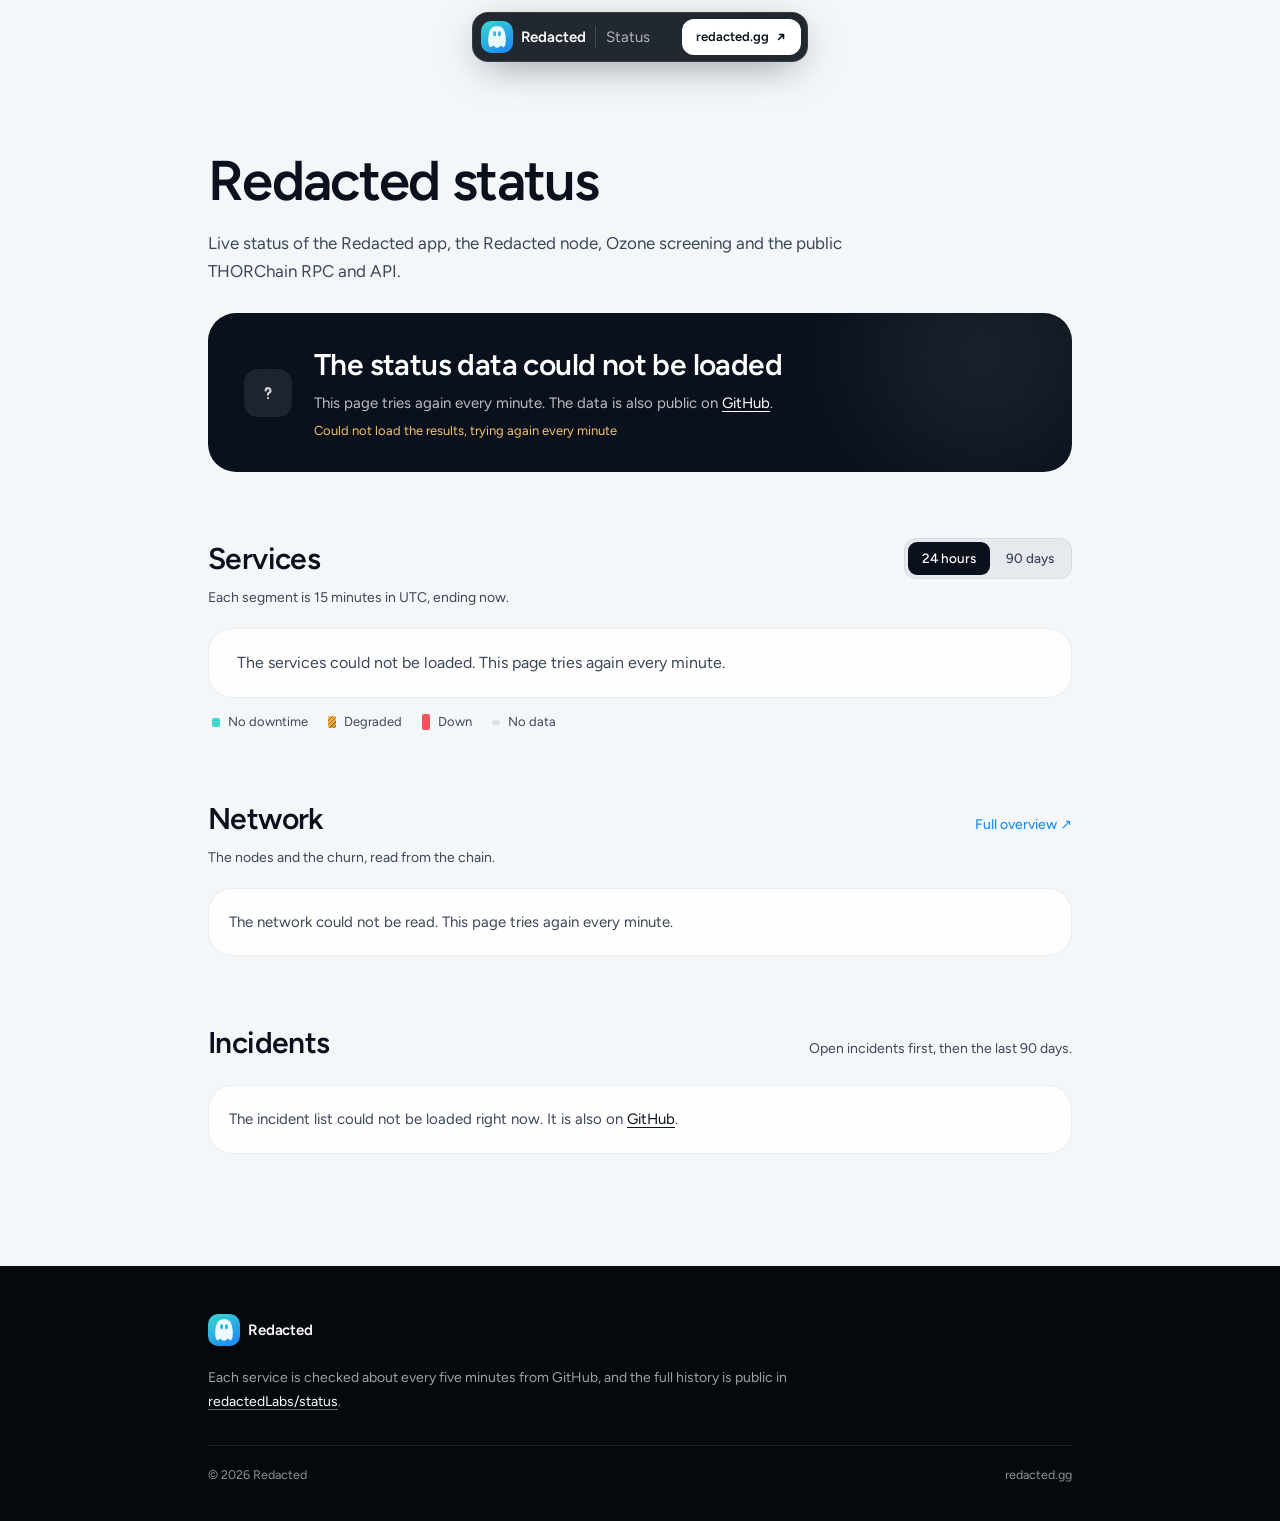
<file: site/index.html>
<!doctype html>
<html lang="en">
<head>
  <meta charset="utf-8">
  <meta name="viewport" content="width=device-width, initial-scale=1">
  <meta http-equiv="Content-Security-Policy" content="default-src 'none'; script-src 'self'; style-src 'self'; font-src 'self'; img-src 'self'; connect-src https://raw.githubusercontent.com https://api.github.com https://redacted.gg; base-uri 'none'; form-action 'none'">
  <meta name="referrer" content="no-referrer">
  <title>Redacted status</title>
  <meta name="description" content="Live status of the Redacted app, the Redacted node, Ozone screening and the public THORChain RPC and API.">
  <meta name="color-scheme" content="light">
  <meta name="theme-color" content="#f3f7fa">
  <meta property="og:title" content="Redacted status">
  <meta property="og:description" content="Live status of the Redacted app, the Redacted node, Ozone screening and the public THORChain RPC and API.">
  <meta property="og:url" content="https://status.redacted.gg/">
  <link rel="canonical" href="https://status.redacted.gg/">
  <link rel="icon" href="favicon.svg" type="image/svg+xml">
  <link rel="preload" href="fonts/figtree-latin-wght-normal.woff2" as="font" type="font/woff2" crossorigin>
  <link rel="preload" href="fonts/jetbrains-mono-latin-wght-normal.woff2" as="font" type="font/woff2" crossorigin>
  <link rel="stylesheet" href="style.css?v=6">
  <script src="app.js?v=6" defer></script>
</head>
<body>
  <a class="skip" href="#main">Skip to the status</a>

  <header class="nav-wrap">
    <nav class="nav" aria-label="Redacted">
      <a class="brand" href="https://redacted.gg/" aria-label="Redacted home">
        <img src="favicon.svg" width="32" height="32" alt="">
        <span class="brand-name">Redacted</span>
      </a>
      <span class="brand-page">Status</span>
      <a class="nav-cta" href="https://redacted.gg/">
        redacted.gg
        <svg width="12" height="12" viewBox="0 0 12 12" fill="none" stroke="currentColor" stroke-width="1.6" stroke-linecap="round" stroke-linejoin="round" aria-hidden="true"><path d="M3.5 8.5l5-5M4.5 3.5h4v4"/></svg>
      </a>
    </nav>
  </header>

  <main id="main" class="main">
    <h1>Redacted status</h1>
    <p class="lead">Live status of the Redacted app, the Redacted node, Ozone screening and the public THORChain RPC and API.</p>

    <section class="banner tone-loading" id="banner" aria-labelledby="banner-title">
      <span class="banner-icon" id="banner-icon" aria-hidden="true"></span>
      <div class="banner-body">
        <h2 class="banner-title" id="banner-title" aria-live="polite">Checking the services</h2>
        <p class="banner-detail" id="banner-detail">Loading the latest results.</p>
        <noscript><p class="banner-detail">This page needs JavaScript to load the live status.</p></noscript>
        <ul class="banner-incidents" id="banner-incidents"></ul>
        <p class="fresh is-empty" id="fresh"><span id="fresh-text"></span></p>
      </div>
    </section>

    <section class="block" aria-labelledby="services-title">
      <div class="block-head">
        <h2 id="services-title">Services</h2>
        <div class="toggle" id="view-toggle" role="radiogroup" aria-label="Time range of the bars">
          <input type="radio" name="view" id="view-24h" value="24h" checked>
          <label for="view-24h">24 hours</label>
          <input type="radio" name="view" id="view-90d" value="90d">
          <label for="view-90d">90 days</label>
        </div>
      </div>
      <p class="block-note" id="services-note">Each segment is 15 minutes in UTC, ending now.</p>
      <ul class="card services" id="services">
        <li class="svc svc-empty">Loading the services.</li>
      </ul>
      <ul class="legend" id="legend-24" aria-label="Segment colors and heights">
        <li><span class="swatch sw-24 d-up" aria-hidden="true"></span>No downtime</li>
        <li><span class="swatch sw-24 d-warn" aria-hidden="true"></span>Degraded</li>
        <li><span class="swatch sw-24 d-down" aria-hidden="true"></span>Down</li>
        <li><span class="swatch sw-24 d-none" aria-hidden="true"></span>No data</li>
      </ul>
      <ul class="legend" id="legend-90" aria-label="Bar colors" hidden>
        <li><span class="swatch d-up" aria-hidden="true"></span>No downtime</li>
        <li><span class="swatch d-warn" aria-hidden="true"></span>Down less than 30 minutes</li>
        <li><span class="swatch d-down" aria-hidden="true"></span>Down 30 minutes or more</li>
        <li><span class="swatch d-none" aria-hidden="true"></span>No data</li>
      </ul>
      <p class="after-card" id="services-warn"></p>
      <p class="sr-only" id="bar-help">Use the left and right arrow keys to read each day.</p>
      <p class="sr-only" id="bar-help-24">Use the left and right arrow keys to read each 15 minutes.</p>
    </section>

    <section class="block" aria-labelledby="network-title">
      <div class="block-head">
        <h2 id="network-title">Network</h2>
        <a class="block-link" href="https://redacted.gg/network/">Full overview ↗</a>
      </div>
      <p class="block-note">The nodes and the churn, read from the chain.</p>
      <div id="network">
        <div class="card"><p class="empty">Loading the network.</p></div>
      </div>
    </section>

    <section class="block" aria-labelledby="incidents-title">
      <div class="block-head">
        <h2 id="incidents-title">Incidents</h2>
        <p class="block-note">Open incidents first, then the last 90 days.</p>
      </div>
      <div class="card" id="incidents">
        <p class="empty">Loading incidents.</p>
      </div>
      <p class="after-card" id="incidents-note"></p>
    </section>
  </main>

  <footer class="foot">
    <div class="foot-inner">
      <a class="brand" href="https://redacted.gg/">
        <img src="favicon.svg" width="32" height="32" alt="">
        <span class="brand-name">Redacted</span>
      </a>
      <p class="foot-text" id="foot-text">Each service is checked about every five minutes from GitHub.</p>
      <p class="foot-row"><span>© <span id="year">2026</span> Redacted</span><a href="https://redacted.gg/">redacted.gg</a></p>
    </div>
  </footer>

  <div class="tip" id="tip" role="tooltip" hidden></div>
  <p class="sr-only" id="live" aria-live="polite"></p>
</body>
</html>
</file>
<file: site/style.css>
/* status.redacted.gg in the look of redacted.gg, with an Ice page, Ink text, a dark floating bar and a Night footer. */

@font-face {
  font-family: "Figtree Variable";
  font-style: normal;
  font-display: swap;
  font-weight: 300 900;
  src: url(fonts/figtree-latin-wght-normal.woff2) format("woff2");
  unicode-range: U+0000-00FF, U+0131, U+0152-0153, U+02BB-02BC, U+02C6, U+02DA, U+02DC, U+0304, U+0308, U+0329, U+2000-206F, U+20AC, U+2122, U+2191, U+2193, U+2212, U+2215, U+FEFF, U+FFFD;
}
@font-face {
  font-family: "Figtree Variable";
  font-style: normal;
  font-display: swap;
  font-weight: 300 900;
  src: url(fonts/figtree-latin-ext-wght-normal.woff2) format("woff2");
  unicode-range: U+0100-02BA, U+02BD-02C5, U+02C7-02CC, U+02CE-02D7, U+02DD-02FF, U+0304, U+0308, U+0329, U+1D00-1DBF, U+1E00-1E9F, U+1EF2-1EFF, U+2020, U+20A0-20AB, U+20AD-20C0, U+2113, U+2C60-2C7F, U+A720-A7FF;
}
@font-face {
  font-family: "JetBrains Mono Variable";
  font-style: normal;
  font-display: swap;
  font-weight: 100 800;
  src: url(fonts/jetbrains-mono-latin-wght-normal.woff2) format("woff2");
  unicode-range: U+0000-00FF, U+0131, U+0152-0153, U+02BB-02BC, U+02C6, U+02DA, U+02DC, U+0304, U+0308, U+0329, U+2000-206F, U+20AC, U+2122, U+2191, U+2193, U+2212, U+2215, U+FEFF, U+FFFD;
}

:root {
  /* redacted.gg colors */
  --ice: #f3f7fa;
  --ink: #0a111c;
  --ink-2: #3c4757;
  --mute: #6a7686;
  --night: #05080d;
  --night-2: #0b1119;
  --cyan: #3bd8cf;
  --sky: #29b4f2;
  --blue: #1f8ff0;
  --amber: #f5b13d;
  --alert: #f2545b;
  --grad: linear-gradient(160deg, #3bd8cf 0%, #29b4f2 48%, #1f8ff0 100%);
  /* darker shades of the signal colors for small text on light backgrounds (WCAG AA) */
  --ok-text: #0a7570;
  --warn-text: #8a5b00;
  --down-text: #c0272f;
  --border: rgba(10, 17, 28, 0.07);
  --card: rgba(255, 255, 255, 0.85);
  --sans: "Figtree Variable", ui-sans-serif, system-ui, sans-serif;
  --mono: "JetBrains Mono Variable", ui-monospace, monospace;
  --ease: cubic-bezier(0.22, 1, 0.36, 1);
  color-scheme: light;
}

*,
*::before,
*::after {
  box-sizing: border-box;
}

html {
  background: var(--ice);
  color: var(--ink);
  -webkit-font-smoothing: antialiased;
  text-rendering: optimizeLegibility;
  -webkit-text-size-adjust: 100%;
}

body {
  margin: 0;
  min-height: 100vh;
  display: flex;
  flex-direction: column;
  font-family: var(--sans);
  font-size: 16px;
  line-height: 1.5;
  background: var(--ice);
  overflow-x: clip;
}

::selection {
  background: var(--sky);
  color: #fff;
}

a {
  color: inherit;
}

:focus-visible {
  outline: 2px solid var(--blue);
  outline-offset: 2px;
  border-radius: 6px;
}

.sr-only {
  position: absolute;
  width: 1px;
  height: 1px;
  margin: -1px;
  padding: 0;
  overflow: hidden;
  clip: rect(0 0 0 0);
  white-space: nowrap;
  border: 0;
}

.skip {
  position: absolute;
  left: 16px;
  top: -80px;
  z-index: 100;
  padding: 10px 14px;
  border-radius: 12px;
  background: var(--ink);
  color: #fff;
  font-size: 14px;
  font-weight: 600;
  text-decoration: none;
}
.skip:focus {
  top: 16px;
}

/* ---------- floating bar, as on redacted.gg */

.nav-wrap {
  position: fixed;
  inset: 12px 0 auto;
  z-index: 50;
  display: flex;
  justify-content: center;
  padding: 0 16px;
  pointer-events: none;
}

.nav {
  pointer-events: auto;
  width: 100%;
  display: flex;
  align-items: center;
  gap: 4px;
  padding: 6px 6px 6px 8px;
  border: 1px solid rgba(255, 255, 255, 0.1);
  border-radius: 16px;
  background: rgba(11, 17, 25, 0.9);
  color: #fff;
  box-shadow: 0 10px 40px -12px rgba(5, 8, 13, 0.55);
  -webkit-backdrop-filter: blur(24px);
  backdrop-filter: blur(24px);
}

.nav :focus-visible,
.foot :focus-visible,
.banner :focus-visible {
  outline-color: #fff;
}

.brand {
  display: flex;
  align-items: center;
  gap: 8px;
  padding-right: 6px;
  border-radius: 12px;
  text-decoration: none;
}
.brand img {
  display: block;
  width: 32px;
  height: 32px;
  border-radius: 10px;
}
.brand-name {
  font-size: 15px;
  font-weight: 600;
  letter-spacing: -0.01em;
}

.brand-page {
  padding-left: 10px;
  border-left: 1px solid rgba(255, 255, 255, 0.16);
  font-size: 15px;
  color: rgba(255, 255, 255, 0.65);
}

.nav-cta {
  margin-left: auto;
  display: inline-flex;
  align-items: center;
  gap: 6px;
  padding: 8px 14px;
  border-radius: 12px;
  background: #fff;
  color: var(--ink);
  font-size: 13px;
  font-weight: 600;
  text-decoration: none;
  transition: background 0.3s, color 0.3s, box-shadow 0.3s;
}
.nav-cta:hover {
  background: var(--grad);
  color: #fff;
  box-shadow: 0 8px 24px -8px rgba(31, 143, 240, 0.8);
}

@media (min-width: 640px) {
  .nav {
    width: auto;
  }
  .nav-cta {
    margin-left: 28px;
  }
}

/* ---------- page */

.main {
  flex: 1;
  width: 100%;
  max-width: 912px;
  margin: 0 auto;
  padding: 120px 16px 96px;
}

h1 {
  margin: 0;
  font-size: clamp(36px, 6.4vw, 56px);
  font-weight: 600;
  line-height: 1.05;
  letter-spacing: -0.03em;
}

.lead {
  max-width: 40rem;
  margin: 18px 0 0;
  font-size: 17px;
  line-height: 1.65;
  color: var(--ink-2);
}

/* when the results were refreshed: a quiet line inside the overall banner */
.fresh {
  margin: 6px 0 0;
  font-size: 13px;
  color: rgba(255, 255, 255, 0.55);
}
.fresh.is-stale {
  color: #f5c26b;
}
.fresh.is-empty {
  display: none;
}

/* ---------- overall banner: a dark panel like the ones on redacted.gg, glowing in the state's color */

.banner {
  --glow: rgba(255, 255, 255, 0.08);
  position: relative;
  isolation: isolate;
  overflow: hidden;
  display: flex;
  align-items: center;
  gap: 16px;
  margin-top: 28px;
  padding: 24px 20px;
  border-radius: 28px;
  background: var(--ink);
  color: #fff;
}
.banner::before {
  content: "";
  position: absolute;
  z-index: -1;
  right: -90px;
  top: -140px;
  width: 360px;
  height: 360px;
  border-radius: 50%;
  background: radial-gradient(closest-side, var(--glow), transparent);
  filter: blur(20px);
}
.tone-ok {
  --glow: rgba(59, 216, 207, 0.32);
}
.tone-warn {
  --glow: rgba(245, 177, 61, 0.3);
}
.tone-down {
  --glow: rgba(242, 84, 91, 0.36);
}

.banner-icon {
  flex: none;
  display: grid;
  place-items: center;
  width: 44px;
  height: 44px;
  border-radius: 13px;
  background: rgba(255, 255, 255, 0.08);
  color: rgba(255, 255, 255, 0.8);
}
.banner-icon svg {
  width: 22px;
  height: 22px;
}
.tone-ok .banner-icon {
  background: var(--grad);
  color: #fff;
  box-shadow: inset 0 1px 0 rgba(255, 255, 255, 0.35);
}
.tone-warn .banner-icon {
  background: var(--amber);
  color: var(--ink);
}
.tone-down .banner-icon {
  background: var(--alert);
  color: #fff;
}

.banner-body {
  min-width: 0;
  padding-top: 2px;
}

.banner-title {
  margin: 0;
  font-size: clamp(22px, 3.6vw, 30px);
  font-weight: 600;
  line-height: 1.2;
  letter-spacing: -0.02em;
  overflow-wrap: anywhere;
}

.banner-detail {
  margin: 8px 0 0;
  font-size: 15px;
  line-height: 1.6;
  color: rgba(255, 255, 255, 0.72);
}
.banner-detail:empty {
  display: none;
}
.banner-detail a {
  color: #fff;
  text-underline-offset: 3px;
}

.banner-incidents {
  margin: 0;
  padding: 0;
  list-style: none;
}
.banner-incidents:not(:empty) {
  margin-top: 14px;
  padding-top: 14px;
  border-top: 1px solid rgba(255, 255, 255, 0.1);
}
.banner-incidents li {
  font-size: 15px;
  line-height: 1.6;
  color: rgba(255, 255, 255, 0.72);
}
.banner-incidents li + li {
  margin-top: 6px;
}
.banner-incidents a {
  color: #fff;
  font-weight: 500;
  text-underline-offset: 3px;
  overflow-wrap: anywhere;
}

@media (min-width: 768px) {
  .main {
    padding: 152px 24px 112px;
  }
  .banner {
    gap: 22px;
    padding: 32px 36px;
  }
  .banner-icon {
    width: 48px;
    height: 48px;
    border-radius: 14px;
  }
}

/* ---------- sections and cards */

.block {
  margin-top: 64px;
}

.block-head {
  display: flex;
  flex-wrap: wrap;
  align-items: baseline;
  justify-content: space-between;
  gap: 4px 24px;
}
.block-head h2 {
  margin: 0;
  font-size: clamp(24px, 3.2vw, 30px);
  font-weight: 600;
  letter-spacing: -0.02em;
}
.block-note {
  margin: 0;
  font-size: 14px;
  color: var(--ink-2);
}
.block-head + .block-note {
  margin-top: 6px;
}

/* the 24 hours / 90 days switch: two radio buttons that look like one segmented control */
.toggle {
  position: relative;
  display: inline-flex;
  align-self: center;
  gap: 2px;
  padding: 3px;
  border: 1px solid var(--border);
  border-radius: 12px;
  background: rgba(10, 17, 28, 0.05);
}
.toggle input {
  position: absolute;
  width: 1px;
  height: 1px;
  margin: 0;
  opacity: 0;
  pointer-events: none;
}
.toggle label {
  padding: 7px 14px;
  border-radius: 9px;
  font-size: 13.5px;
  font-weight: 500;
  line-height: 1.4;
  color: var(--ink-2);
  cursor: pointer;
  -webkit-user-select: none;
  user-select: none;
  transition: background 0.2s, color 0.2s;
}
.toggle label:hover {
  color: var(--ink);
}
.toggle input:checked + label {
  background: var(--ink);
  color: #fff;
}
.toggle input:focus-visible + label {
  outline: 2px solid var(--blue);
  outline-offset: 2px;
  border-radius: 9px;
}

.card {
  margin: 20px 0 0;
  padding: 0;
  border: 1px solid var(--border);
  border-radius: 24px;
  background: var(--card);
}

/* ---------- services */

.services {
  list-style: none;
}

.svc {
  padding: 20px;
  border-top: 1px solid var(--border);
}
.svc:first-child {
  border-top: 0;
}
.svc-empty {
  color: var(--ink-2);
}

.svc-head {
  display: flex;
  align-items: center;
  justify-content: space-between;
  gap: 12px;
}

.svc-name {
  display: flex;
  flex-wrap: wrap;
  align-items: baseline;
  gap: 2px 10px;
  min-width: 0;
}
.svc-name h3 {
  margin: 0;
  font-size: 16px;
  font-weight: 600;
  letter-spacing: -0.01em;
}

.pill {
  flex: none;
  display: inline-flex;
  align-items: center;
  gap: 7px;
  padding: 3px 10px 3px 9px;
  border-radius: 999px;
  font-size: 12.5px;
  font-weight: 500;
  line-height: 1.5;
  white-space: nowrap;
}
.pill::before {
  content: "";
  width: 7px;
  height: 7px;
  border-radius: 50%;
  background: currentColor;
}
.pill-up {
  background: rgba(59, 216, 207, 0.16);
  color: var(--ok-text);
}
.pill-warn {
  background: rgba(245, 177, 61, 0.18);
  color: var(--warn-text);
}
.pill-down {
  background: rgba(242, 84, 91, 0.12);
  color: var(--down-text);
}
.pill-unknown {
  background: rgba(10, 17, 28, 0.06);
  color: var(--ink-2);
}

.bar {
  display: flex;
  gap: 2px;
  height: 34px;
  margin-top: 14px;
  border-radius: 4px;
  cursor: default;
  touch-action: pan-y;
}
.bar:focus-visible {
  outline-offset: 4px;
}

.day {
  flex: 1 1 0;
  min-width: 0;
  border-radius: 2px;
  background: var(--c);
  transition: opacity 0.15s;
}
.bar.has-on .day,
.bar.has-on .seg {
  opacity: 0.45;
}
.bar.has-on .day.is-on,
.bar.has-on .seg.is-on {
  opacity: 1;
}

.d-up {
  --c: var(--cyan);
}
.d-warn {
  --c: var(--amber);
}
.d-down {
  --c: var(--alert);
}
.d-none {
  --c: rgba(10, 17, 28, 0.09);
}

.axis {
  display: flex;
  justify-content: space-between;
  margin-top: 8px;
  font-size: 12px;
  color: var(--mute);
}
.axis .ax-60,
.axis .ax-30 {
  display: none;
}

/* fewer days on narrow screens, so each day stays wide enough to tap */
@media (max-width: 719px) {
  .bar .day:nth-child(-n + 30) {
    display: none;
  }
  .axis .ax-90 {
    display: none;
  }
  .axis .ax-60 {
    display: inline;
  }
}
@media (max-width: 479px) {
  .bar .day:nth-child(-n + 60) {
    display: none;
  }
  .axis .ax-60 {
    display: none;
  }
  .axis .ax-30 {
    display: inline;
  }
}

/* ---------- last 24 hours: 96 segments of 15 minutes. The height says the state too, so it reads without color. */

.bar-24,
.axis-24 {
  --g: 1px; /* the gap between segments, which the time labels need too */
}
.bar-24 {
  align-items: flex-end;
  gap: var(--g);
}
.seg {
  flex: 1 1 0;
  min-width: 0;
  border-radius: 1px;
  background: var(--c);
  transition: opacity 0.15s;
}
.seg.d-up {
  height: 60%;
}
.seg.d-warn {
  height: 80%;
}
.seg.d-down {
  height: 100%;
}
.seg.d-none {
  height: 28%;
}
/* degraded is also hatched */
.seg.d-warn,
.sw-24.d-warn {
  background-image: repeating-linear-gradient(135deg, rgba(10, 17, 28, 0.42) 0 1px, transparent 1px 3px);
}
@media (min-width: 720px) {
  .bar-24,
  .axis-24 {
    --g: 2px;
  }
  .seg {
    border-radius: 2px;
  }
}

/* a label every six hours, placed on its quarter hour by app.js (--k is the segment it starts at) */
.axis.axis-24 {
  position: relative;
  display: block;
  height: 18px;
}
.axis-24 .tick {
  position: absolute;
  top: 0;
  left: calc(var(--k, 0) / 96 * (100% + var(--g)) - var(--g) / 2); /* the middle of the gap before segment k */
  white-space: nowrap;
  transform: translateX(-50%);
}
.axis-24 .tick::before {
  content: "";
  position: absolute;
  top: -7px;
  left: 50%;
  width: 1px;
  height: 5px;
  background: currentColor;
  opacity: 0.55;
}
/* a label at the very edge of the strip starts or ends at its tick */
.axis-24 .tick.t-l {
  transform: none;
}
.axis-24 .tick.t-l::before {
  left: 0;
}
.axis-24 .tick.t-r {
  transform: translateX(-100%);
}
.axis-24 .tick.t-r::before {
  left: auto;
  right: 0;
}
/* "UTC" after the hour when the strip is wide enough for it */
.axis-24 .u {
  display: none;
}
@media (min-width: 560px) {
  .axis-24 .u {
    display: inline;
  }
}

/* when it was down, as plain text under the strip; each outage stays in one piece when the line wraps */
.when {
  display: flex;
  flex-wrap: wrap;
  gap: 2px 18px;
  margin: 10px 0 0;
  font-size: 13px;
  line-height: 1.5;
  color: var(--ink-2);
}
.when-item {
  min-width: 0;
  overflow-wrap: anywhere;
}

.stats {
  display: flex;
  flex-wrap: wrap;
  gap: 10px 26px;
  margin: 14px 0 0;
}
.stats dt {
  font-size: 12px;
  color: var(--mute);
}
.stats dd {
  margin: 1px 0 0;
  font-family: var(--mono);
  font-size: 13px;
  font-variant-numeric: tabular-nums;
  color: var(--ink);
}

@media (min-width: 768px) {
  .svc {
    padding: 22px 28px;
  }
}

.legend {
  display: flex;
  flex-wrap: wrap;
  gap: 6px 20px;
  margin: 14px 0 0;
  padding: 0 4px;
  list-style: none;
  font-size: 13px;
  color: var(--ink-2);
}
.legend li {
  display: inline-flex;
  align-items: center;
  gap: 8px;
}
.swatch {
  width: 8px;
  height: 14px;
  border-radius: 2px;
  background: var(--c);
}
.legend[hidden] {
  display: none;
}
/* the swatches of the 24-hour strip are as tall as its segments: short is fine, tall is down */
.sw-24.d-up {
  height: 9px;
}
.sw-24.d-warn {
  height: 12px;
}
.sw-24.d-down {
  height: 16px;
}
.sw-24.d-none {
  height: 5px;
}

/* ---------- day tooltip */

.tip {
  position: absolute;
  z-index: 60;
  top: 0;
  left: 0;
  max-width: 280px;
  padding: 9px 12px;
  border-radius: 12px;
  background: var(--night-2);
  color: #fff;
  font-size: 13px;
  line-height: 1.45;
  box-shadow: 0 12px 32px -12px rgba(5, 8, 13, 0.6);
  pointer-events: none;
}
.tip[hidden] {
  display: none;
}
.tip::after {
  content: "";
  position: absolute;
  left: var(--ax, 50%);
  bottom: -4px;
  width: 9px;
  height: 9px;
  background: inherit;
  border-radius: 2px;
  transform: translateX(-50%) rotate(45deg);
}
.tip.is-below::after {
  top: -4px;
  bottom: auto;
}
.tip-date {
  display: block;
  font-weight: 600;
}
.tip-text {
  display: block;
  color: rgba(255, 255, 255, 0.75);
}
.tip-sub {
  color: rgba(255, 255, 255, 0.55);
}
.tip-gap {
  margin-top: 5px;
}
.tip-nb {
  white-space: nowrap; /* a duration such as "(15 min)" is not split over two lines */
}

/* ---------- incidents */

.incidents {
  margin: 0;
  padding: 0;
  list-style: none;
}
.inc {
  padding: 18px 20px;
  border-top: 1px solid var(--border);
}
.inc:first-child {
  border-top: 0;
}
.inc-head {
  display: flex;
  align-items: flex-start;
  justify-content: space-between;
  gap: 12px;
}
.inc-title {
  min-width: 0;
  font-size: 15.5px;
  font-weight: 600;
  text-decoration: none;
  overflow-wrap: anywhere;
}
.inc-title:hover {
  text-decoration: underline;
  text-underline-offset: 3px;
}
.inc-meta {
  display: flex;
  flex-wrap: wrap;
  gap: 4px 20px;
  margin: 6px 0 0;
  font-size: 13.5px;
  color: var(--ink-2);
}
.inc-meta time {
  font-family: var(--mono);
  font-size: 12.5px;
}

@media (min-width: 768px) {
  .inc {
    padding: 20px 28px;
  }
}

.empty {
  margin: 0;
  padding: 22px 20px;
  font-size: 15px;
  color: var(--ink-2);
}

.after-card {
  margin: 14px 0 0;
  padding: 0 4px;
  font-size: 14px;
  color: var(--ink-2);
}
.after-card:empty {
  display: none;
}
.after-card a,
.empty a {
  color: var(--ink);
  text-underline-offset: 3px;
}

/* ---------- footer, Night as on redacted.gg */

.foot {
  padding: 48px 16px 36px;
  background: var(--night);
  color: #fff;
}
.foot-inner {
  max-width: 864px;
  margin: 0 auto;
}
.foot-text {
  max-width: 42rem;
  margin: 20px 0 0;
  font-size: 14px;
  line-height: 1.7;
  color: rgba(255, 255, 255, 0.62);
}
.foot-text a {
  color: #fff;
  text-underline-offset: 3px;
  text-decoration-color: rgba(255, 255, 255, 0.4);
}
.foot-text time {
  font-family: var(--mono);
  font-size: 13px;
}
.foot-row {
  display: flex;
  flex-wrap: wrap;
  justify-content: space-between;
  gap: 8px 24px;
  margin: 32px 0 0;
  padding-top: 20px;
  border-top: 1px solid rgba(255, 255, 255, 0.1);
  font-size: 12.5px;
  color: rgba(255, 255, 255, 0.55);
}
.foot-row a {
  color: inherit;
  text-decoration: none;
}
.foot-row a:hover {
  color: #fff;
}

@media (prefers-reduced-motion: reduce) {
  .nav-cta,
  .day,
  .seg,
  .toggle label {
    transition: none;
  }
}

/* ---------- network */

.block-link {
  font-size: 14px;
  font-weight: 500;
  color: var(--blue);
  text-decoration: none;
}
.block-link:hover {
  text-decoration: underline;
}
.net-chips {
  display: flex;
  flex-wrap: wrap;
  gap: 8px;
  margin-top: 16px;
}
.net-summary {
  margin-top: 0;
}
.net-op {
  font-family: var(--mono);
  font-size: 12.5px;
  color: var(--mute);
}
#network .card + .card {
  margin-top: 12px;
}
</file>
